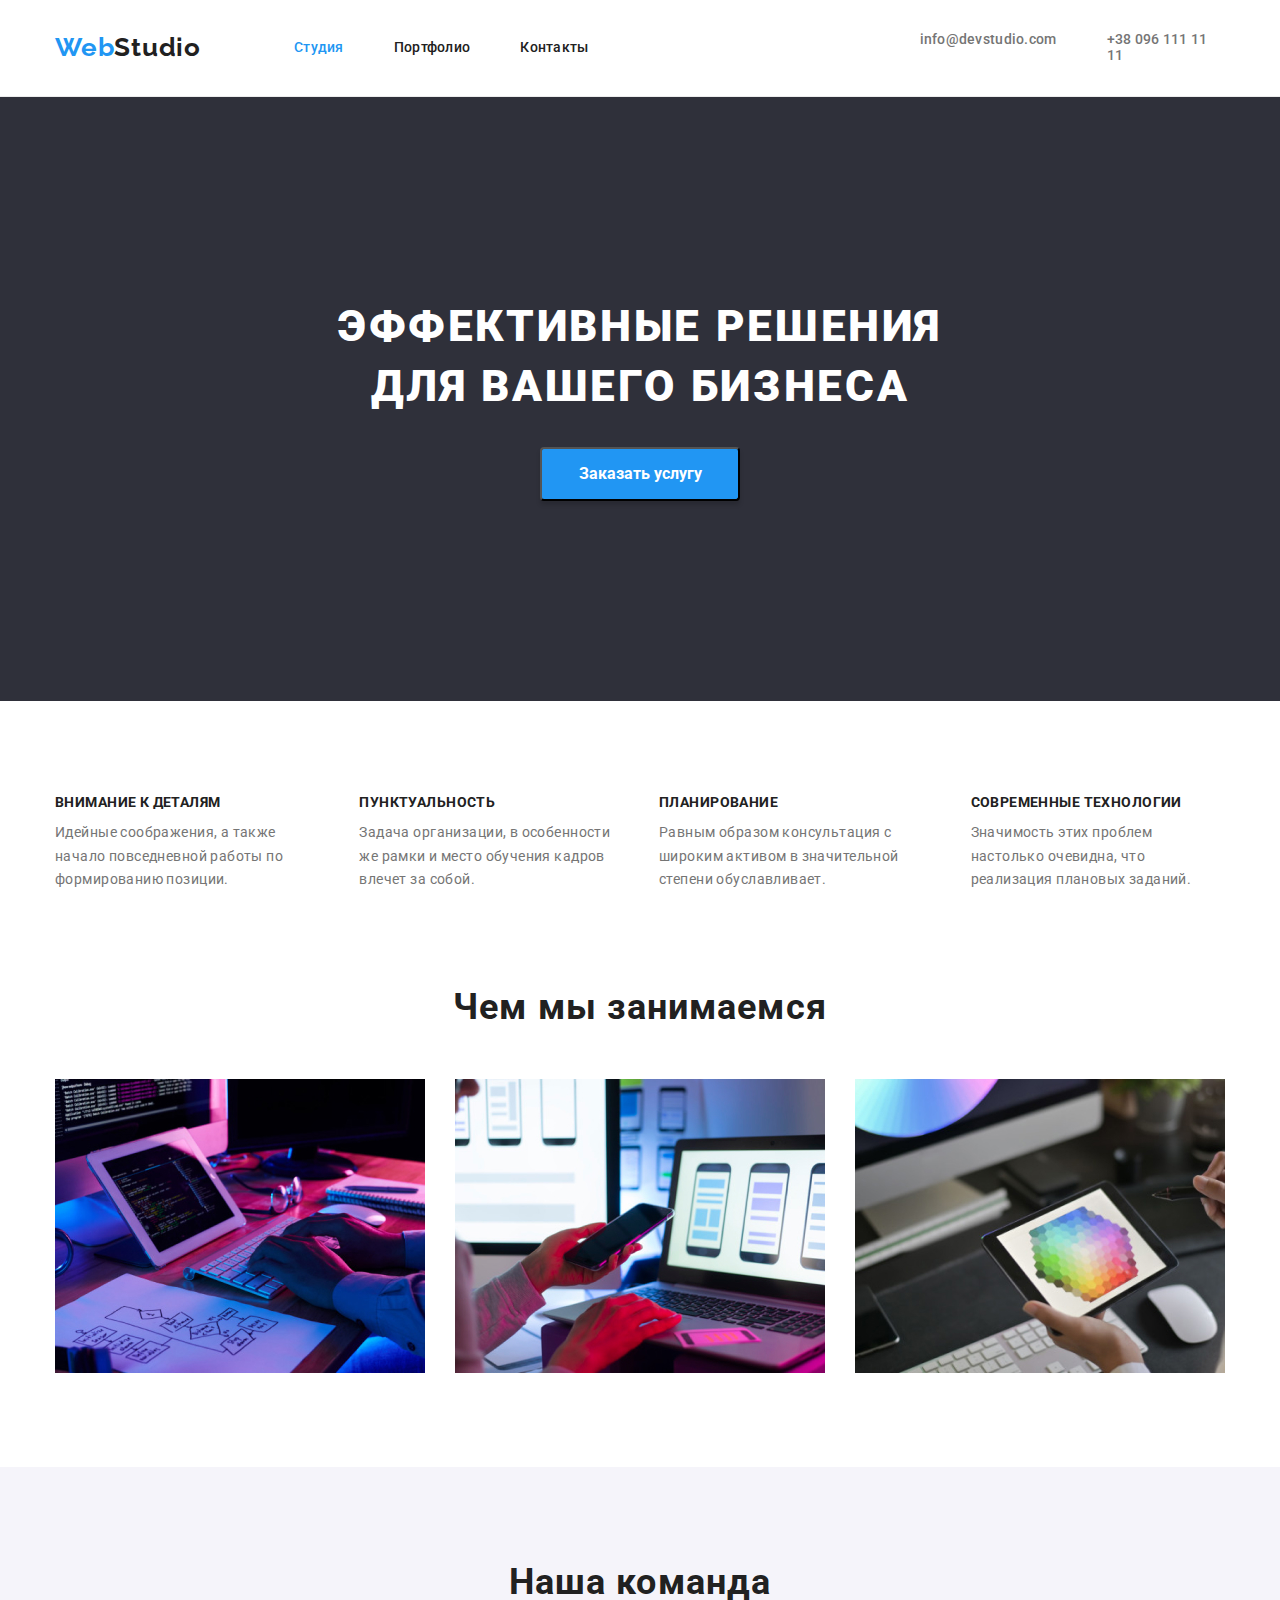
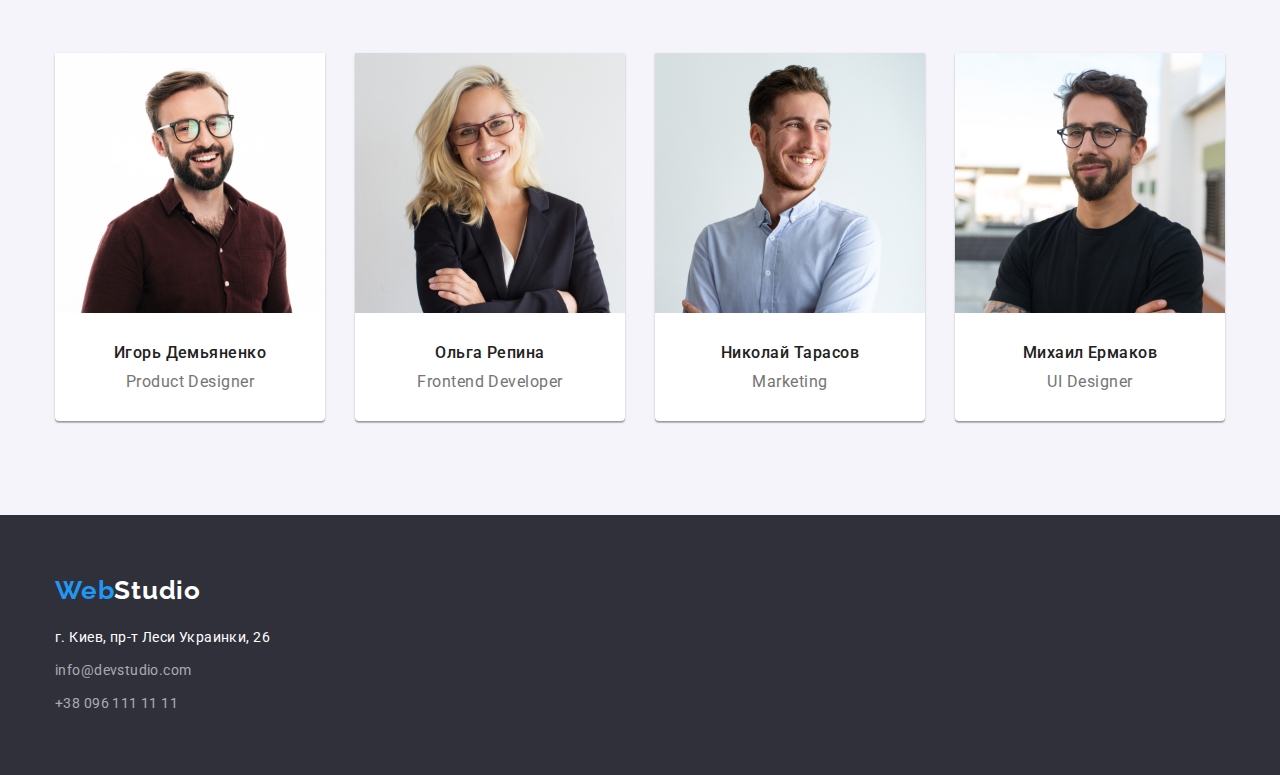
<file: index.html>
<!DOCTYPE html>
<html lang="ru">
<head>
    <meta charset="UTF-8">
    <meta http-equiv="X-UA-Compatible" content="IE=edge">
    <meta name="viewport" content="width=device-width, initial-scale=1.0">
    <title>Портфолио</title>
    <link rel="preconnect" href="https://fonts.googleapis.com">
<link rel="preconnect" href="https://fonts.gstatic.com" crossorigin>
<link href="https://fonts.googleapis.com/css2?family=Raleway:wght@700&family=Roboto:wght@400;500;700;900&display=swap"
rel="stylesheet">
    <link rel="stylesheet" href="./css/styless.css">
</head>
<body>
    <header class="header">
        <div class="container header-nav">
            <a class="logo-header link" href="/"><span class="logo-accent">Web</span>Studio</a>
        <nav class="site-nav">
            <ul class="nav-list list">
                <li class="nav-item">
                    <a class="nav-link link current" href="#">Студия</a>
                </li>
                <li class="nav-item">
                    <a class="nav-link link" href="./portfolio.html">Портфолио</a>
                </li>
                <li class="nav-item">
                    <a class="nav-link link" href="#">Контакты</a>
                </li>
            </ul>
        </nav>
        <ul class="contacts-list list">
            <li class="contacts-item">
                <a class="contacts-link link" href="mailto:info@devstudio.com">info@devstudio.com</a>
            </li>
            <li class="contacts-item">
                <a class="contacts-link link" href="tel:+380961111111">+38 096 111 11 11</a>
            </li>
        </ul>
        </div>  
    </header>
    <!--Сменная часть-->
    <main>
        <section class="hero section">
            <h1 class="hero-title">Эффективные решения для вашего бизнеса</h1>
            <button class="button" type="button">Заказать услугу</button>         
        </section>
        <section class="benefits section">
            <div class="container">
            <ul class="benefits-list list">
                <li class="benefits-item">
                    <h3 class="benefits-title">ВНИМАНИЕ К ДЕТАЛЯМ</h3>
                    <p class="benefits-text">Идейные соображения, а также начало повседневной работы по формированию позиции.</p>
                </li>
                <li class="benefits-item">
                    <h3 class="benefits-title">ПУНКТУАЛЬНОСТЬ</h3>
                    <p class="benefits-text">Задача организации, в особенности же рамки и место обучения кадров влечет за собой.</p>
                </li>
                <li class="benefits-item">
                    <h3 class="benefits-title">ПЛАНИРОВАНИЕ</h3>
                    <p class="benefits-text">Равным образом консультация с широким активом в значительной степени обуславливает.</p>
                </li>
                <li class="benefits-item">
                    <h3 class="benefits-title">СОВРЕМЕННЫЕ ТЕХНОЛОГИИ</h3>
                    <p class="benefits-text">Значимость этих проблем настолько очевидна, что реализация плановых заданий.</p>
                </li>
            </ul>
            </div>
        </section>
        <section class="works section">
            <div class="container">
                <h2 class="section-title">Чем мы занимаемся</h2>
                <ul class="works-list list">
                    <li class="works-item">
                        <img src="./images/box1.jpg" width="370" alt="Вёрстка">
                    </li>
                    <li class="works-item">
                        <img src="./images/box2.jpg" width="370" alt="Оптимизация">
                    </li>
                    <li class="works-item">
                        <img src="./images/box3.jpg" width="370" alt="Дизайн">
                    </li>
                </ul>
            </div>
        </section>
        <section class="team section">
            <div class="container">
                <h2 class="section-title">Наша команда</h2>
            <ul class="team-list list">
                <li class="team-item">
                    <div class="team-photo">
                        <img src="./images/photo1.jpg" width="270" alt="фото Игорь Демьяненко">
                    </div>
                    <div class="team-content">
                        <h3 class="team-name">Игорь Демьяненко</h3>
                        <p class="team-positoin" lang="en">
                            Product Designer
                        </p>
                    </div>
                </li>

                <li class="team-item">
                    <div class="team-photo">
                        <img src="./images/photo2.jpg" width="270" alt="фото Ольга Репина">
                    </div>
                    <div class="team-content">
                        <h3 class="team-name">Ольга Репина</h3>
                        <p class="team-positoin" lang="en">
                            Frontend Developer
                        </p>
                    </div>
                </li>

                <li class="team-item">
                    <div class="team-photo">
                        <img src="./images/photo3.jpg" width="270" alt="фото Николай Тарасов">
                    </div>
                    <div class="team-content">
                        <h3 class="team-name">Николай Тарасов</h3>
                        <p class="team-positoin" lang="en">
                            Marketing
                        </p>
                    </div>
                </li>

                <li class="team-item">
                    <div class="team-photo">
                        <img src="./images/photo4.jpg" width="270" alt="фото Михаил Ермаков">
                    </div>
                    <div class="team-content">
                        <h3 class="team-name">Михаил Ермаков</h3>
                        <p class="team-positoin" lang="en">
                            UI Designer
                        </p>
                    </div>
                </li>  
            </ul>
            </div>
        </section>
    </main>
    <footer class="footer">
        <div class="container">
            <a href="/" class="logo-footer link"><span class="logo-accent">Web</span>Studio</a>
            <address class="adress">
                <ul class="adress-list list">
                    <li class="adress-item">
                    <a class="adress-map-link link" href="#">г. Киев, пр-т Леси Украинки, 26</a>
                    </li>
                    <li class="adress-item">
                    <a class="adress-link link" href="mailto:info@devstudio.com">info@devstudio.com</a>
                    </li>
                    <li class="adress-item">
                        <a class="adress-link link" href="tel:+380961111111">+38 096 111 11 11</a>
                    </li>
                </ul>  
            </address>
        </div>
    </footer>
</body>
</html>
</file>
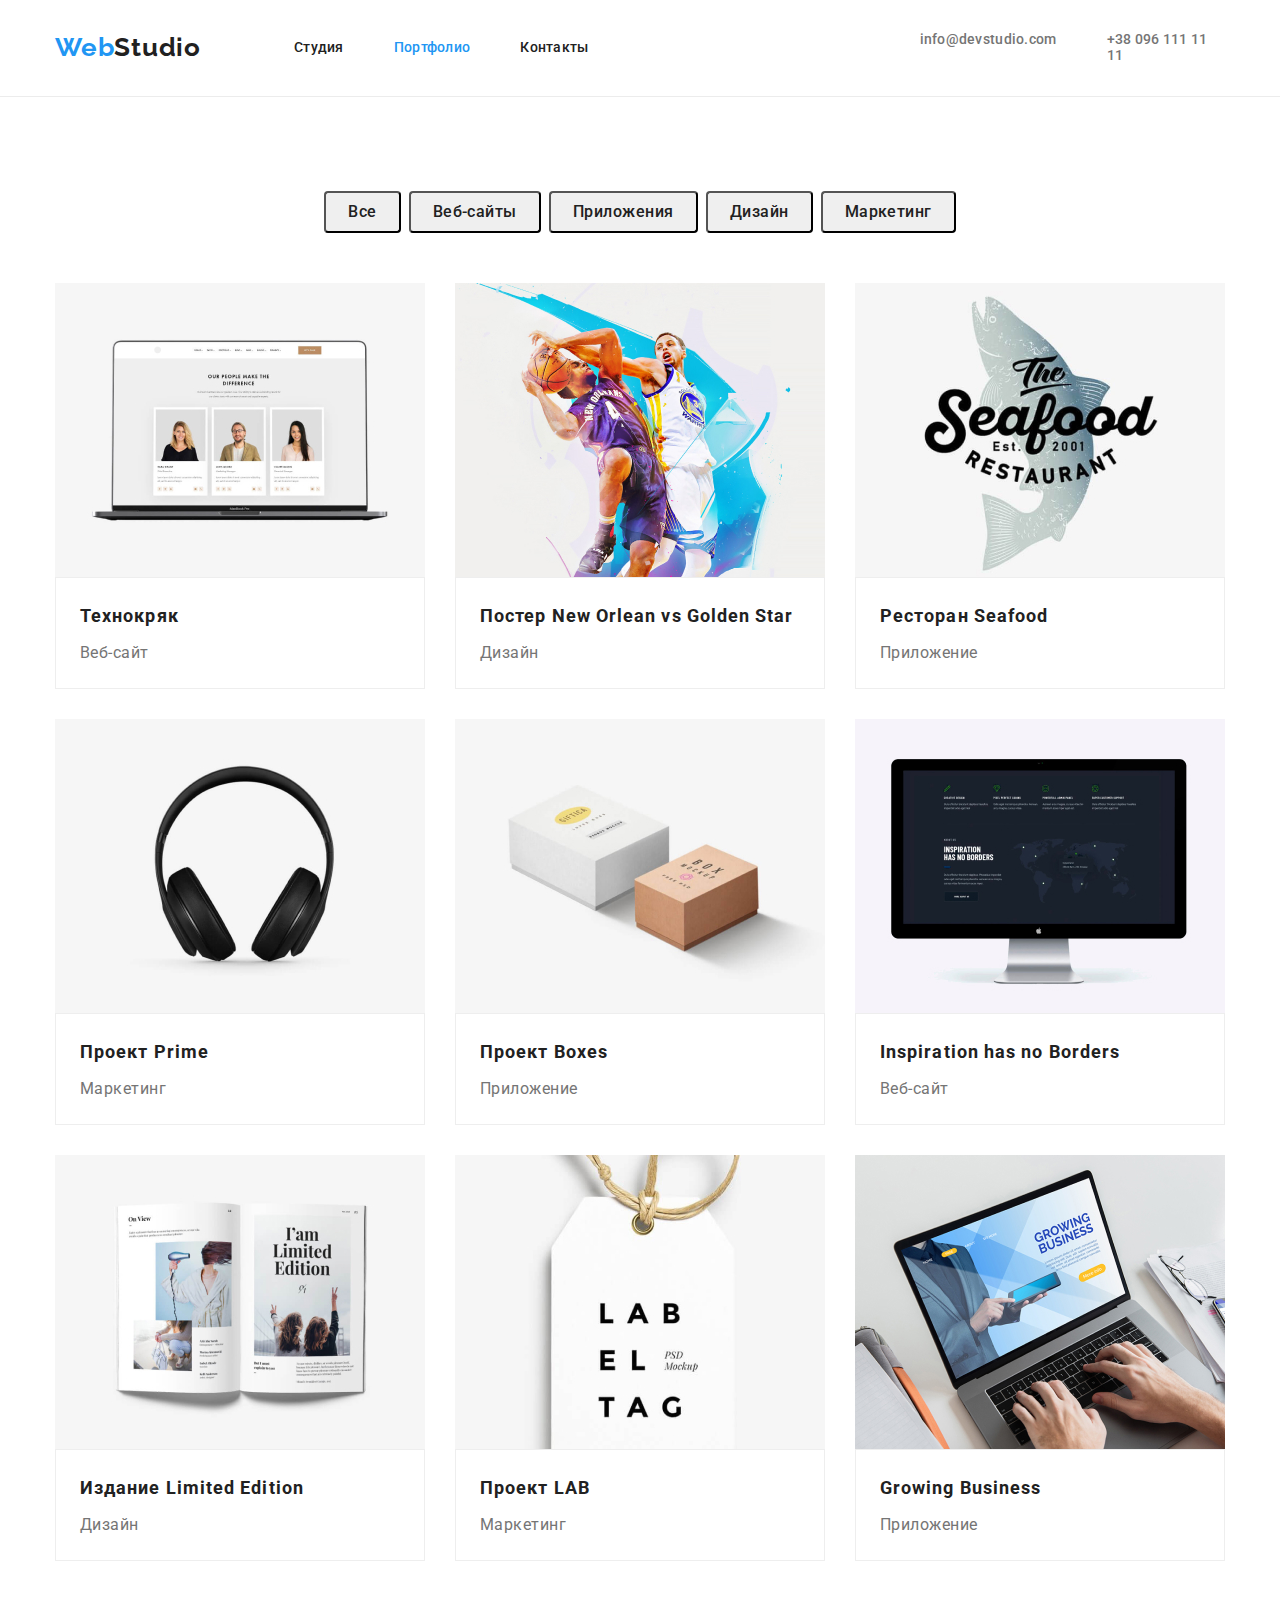
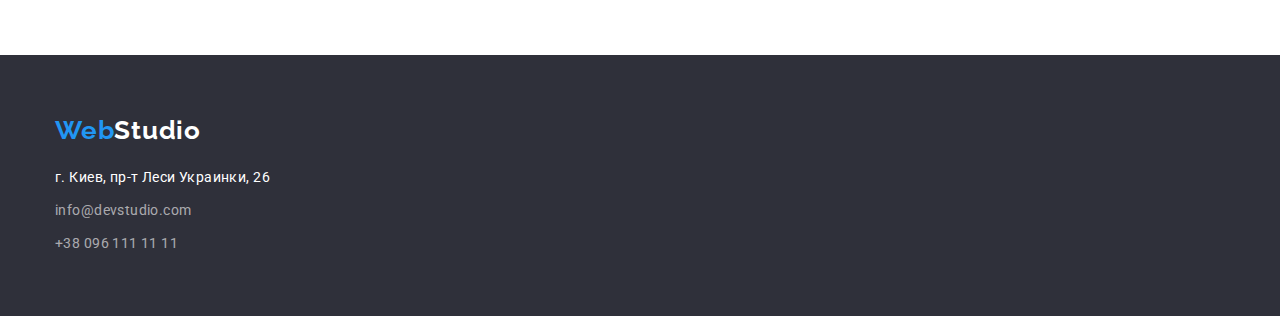
<file: portfolio.html>
<!DOCTYPE html>
<html lang="en">
<head>
    <meta charset="UTF-8">
    <meta http-equiv="X-UA-Compatible" content="IE=edge">
    <meta name="viewport" content="width=device-width, initial-scale=1.0">
    <title>Document</title>
    <link rel="preconnect" href="https://fonts.gstatic.com" crossorigin>
<link href="https://fonts.googleapis.com/css2?family=Raleway:wght@700&family=Roboto:wght@400;500;700;900&display=swap"
rel="stylesheet">
    <link rel="stylesheet" href="./css/styless.css">
</head>
<body>
    <header class="header">
        <div class="container header-nav">
            <a class="logo-header link" href="/"><span class="logo-accent">Web</span>Studio</a>
        <nav class="site-nav">
            <ul class="nav-list list">
                <li class="nav-item">
                    <a class="nav-link link" href="./index.html">Студия</a>
                </li>
                <li class="nav-item">
                    <a class="nav-link link current" href="#">Портфолио</a>
                </li>
                <li class="nav-item">
                    <a class="nav-link link" href="#">Контакты</a>
                </li>
            </ul>
        </nav>
        <ul class="contacts-list list">
            <li class="contacts-item">
                <a class="contacts-link link" href="mailto:info@devstudio.com">info@devstudio.com</a>
            </li>
            <li class="contacts-item">
                <a class="contacts-link link" href="tel:+380961111111">+38 096 111 11 11</a>
            </li>
        </ul>
        </div>  
    </header>
    <main>
        <section class="projects section">
            <div class="container">
            <ul class="projects-filter list">
                <li class="filter-item">
                    <button class="projects-button" type="button">Все</button>
                </li>
                <li class="filter-item">
                    <button class="projects-button" type="button">Веб-сайты</button>
                </li>
                <li class="filter-item">
                    <button class="projects-button" type="button">Приложения</button>
                </li>
                <li class="filter-item">
                    <button class="projects-button" type="button">Дизайн</button>
                </li>
                <li class="filter-item">
                    <button class="projects-button" type="button">Маркетинг</button>
                </li>
            </ul>
            <ul class="projects-list list">
                <li class="projects-item">
                    <div class="projects-card">
                        <img src="./images/technokryak.jpg" width="370" alt="Фото технокряк">
                    </div>
                    <div class="projects-content">
                        <h3 class="company-name">Технокряк</h3>
                        <p class="project-name">Веб-сайт</p>
                    </div>
                </li>
                <li class="projects-item">
                    <div class="projects-card">
                        <img src="./images/basketball.jpg" width="370" alt="Фото баскетболистов">
                    </div>
                    <div class="projects-content">
                        <h3 class="company-name">Постер New Orlean vs Golden Star</h3>
                        <p class="project-name">Дизайн</p>
                    </div>
                </li>
                <li class="projects-item">
                    <div class="projects-card">
                        <img src="./images/restaurant.jpg" width="370" alt="Логотип ресторана">
                    </div>
                    <div class="projects-content">
                        <h3 class="company-name">Ресторан Seafood</h3>
                        <p class="project-name">Приложение</p>
                    </div>
                </li>
                <li class="projects-item">
                    <div class="projects-card">
                        <img src="./images/headphones.jpg" width="370" alt="Наушники">
                    </div>
                    <div class="projects-content">
                        <h3 class="company-name">Проект Prime</h3>
                        <p class="project-name">Маркетинг</p>
                    </div>
                </li>
                <li class="projects-item">
                    <div class="projects-card">
                        <img src="./images/boxes.jpg" width="370" alt="Ящики">
                    </div>
                    <div class="projects-content">
                        <h3 class="company-name">Проект Boxes</h3>
                        <p class="project-name">Приложение</p>
                    </div>    
                </li>
                <li class="projects-item">
                    <div class="projects-card">
                        <img src="./images/screen.jpg" width="370" alt="Экран монитора">
                    </div>
                    <div class="projects-content">
                        <h3 class="company-name">Inspiration has no Borders</h3>
                        <p class="project-name">Веб-сайт</p>
                    </div> 
                </li>
                <li class="projects-item">
                    <div class="projects-card">
                        <img src="./images/magazine.jpg" width="370" alt="Журнал">
                    </div>
                    <div class="projects-content">
                        <h3 class="company-name">Издание Limited Edition</h3>
                        <p class="project-name">Дизайн</p>
                    </div>
                </li>
                <li class="projects-item">
                    <div class="projects-card">
                        <img src="./images/medicaltag.jpg" width="370" alt="Медицинская бирка">
                    </div>
                    <div class="projects-content">
                        <h3 class="company-name">Проект LAB</h3>
                        <p class="project-name">Маркетинг</p>
                    </div>    
                </li>
                <li class="projects-item">
                    <div class="projects-card">
                        <img src="./images/laptop.jpg" width="370" alt="Фото ноутбука">
                    </div>
                    <div class="projects-content">
                        <h3 class="company-name">Growing Business</h3>
                        <p class="project-name">Приложение</p>
                    </div>
                </li>
            </ul>
            </div>
        </section>
    
    </main>
    <footer class="footer">
        <div class="container">
            <a href="/" class="logo-footer link"><span class="logo-accent">Web</span>Studio</a>
        <address class="adress">
            <ul class="adress-list list">
                <li class="adress-item">
                    <a class="adress-map-link link" href="#">г. Киев, пр-т Леси Украинки, 26</a>
                </li>
                <li class="adress-item">
                    <a class="adress-link link" href="mailto:info@devstudio.com">info@devstudio.com</a>
                </li>
                <li class="adress-item">
                    <a class="adress-link link" href="tel:+380961111111">+38 096 111 11 11</a>
                </li>
            </ul>  
        </address>
        </div>
    </footer>
</body>
</html>
</file>
<file: css/styless.css>
html {
    box-sizing: border-box;
}

*,
*::before,
*::after {
    box-sizing: inherit;
}


:root {
    --primary-text-color: #757575;
    --title-text-color: #212121;
    --accent-color:  #2196F3;
    --primery-white-color: #FFFFFF;
    --font-family-title: 'Roboto', sans-serif;
    --additional-background-color: #2F303A;
    --team-background-color: #F5F4FA;
    --card-set-gap: 30px;

}
img {
    display: block;
    max-width: 100%;
}

.container {
    width: 1200px;
    padding: 0 15px;
    margin-left: auto;
    margin-right: auto;
}
body {
margin: 0;
background-color: var(--primery-white-color);
color: var(--primary-text-color);
font-family: var(--font-family-title);
}

/* Header */
.header {
    border-bottom: 1px solid #ECECEC;
}
.section {
    padding-top: 94px;
    padding-bottom: 94px;
}

.header-nav {
    display: flex;
    align-items: center;
    
}
.logo-header {
    color: var(--title-text-color);
    font-family: 'Raleway', sans-serif;
    font-weight: 700;
    font-size: 26px;
    line-height: 1.19;
    letter-spacing: 0.03em;
}
.logo-accent {
    color: var(--accent-color);
}

.site-nav {
    margin-left: 93px;
    margin-right: 331px;
}
.nav-list {
    display: flex;    
}

.nav-item {
    padding-top: 32px;
    padding-bottom: 32px;
}

.nav-item:not(:last-child) {
    margin-right: 50px;
    
}
.nav-link {
    display: block;
    

    color: var(--title-text-color);
    font-weight: 500;
    font-size: 14px;
    line-height: 1.14px;
    letter-spacing: 0.02em;
}
.nav-link:hover,
.nav-link:focus {
    color: var(--accent-color);
}
.current {
    color: var(--accent-color);
}

.contacts-list {
    display: flex;
}

.contacts-item:not(:last-child) {
    margin-right: 50px;
}
.contacts-link {
    display: block;
    padding-top: 32px;
    padding-bottom: 32px;

    color: var(--primary-text-color);
    font-weight: 500;
    font-size: 14px;
    line-height: 1.14;
    letter-spacing: 0.02em;
}    

.contacts-link:hover,
.contacts-link:focus {
    color: var(--accent-color);
}
.list {
    margin: 0;
    padding: 0;
    list-style-type: none;
}
.link {
    text-decoration-line: none;
}
.link:hover,
.link:focus {
    text-decoration-line: underline;
    text-decoration-line: var(--accent-color);
}

/* section Hero*/
.hero {
    background-color: var(--additional-background-color);
    text-align: center;
    padding: 200px 0;

}
.hero-title {
    margin-top: 0;
    margin-bottom: 30px;
    margin-right: auto;
    margin-left: auto;
    
    color: var(--primery-white-color);
    font-weight: 900;
    font-size: 44px;
    max-width: 696px;
    line-height: 1.36;
    letter-spacing: 0.06em;
    text-align: center;
    text-transform: uppercase;
}
  
.button {
    border-radius: 4px;
    box-shadow: 0px 4px 4px rgba(0, 0, 0, 0.15);
    padding: 10px 32px;
    min-width: 200px;
    

    color: var(--primery-white-color);
    background-color: var(--accent-color);
    font-family: inherit;
    font-weight: 700;
    font-size: 16px;
    line-height: 1.88;
    text-align: center;
    cursor: pointer;
    }
.button:hover,
.button:focus {
background-color: #188ce8;
}

/* section benefits*/
.benefits-list {
    display: flex;
    align-items: center;
    
}
.benefits-item {
    width: calc((100%-3*var(--card-set-gap))/4);
}
.benefits-item:not(:first-child) {
    margin-left: var(--card-set-gap);
}
.benefits-title {
    margin-top: 0;
    margin-bottom: 10px;
    font-weight: 700;
    font-size: 14px;
    line-height: 1.14;
    letter-spacing: 0.03em;
    color: var(--title-text-color);
    }

.benefits-text {
    margin-top: 0;
    margin-bottom: 0;
    font-size: 14px;
    line-height: 1.71;
    letter-spacing: 0.03em;
    }

.section-title {

    margin-top: 0;
    margin-bottom: 50px;
    color: var(--title-text-color);
    font-weight: 700;
    font-size: 36px;
    line-height: 1.17;
    text-align: center;
    letter-spacing: 0.03em;
}
/*section Works*/
.works {
padding-top: 0;
}
.works-list {
    display: flex;
}
.works-item:not(:last-child) {
    width: 370px;
    margin-right: var(--card-set-gap);
}

/* Team */
.team {
    background-color: var(--team-background-color);
}

.team-list {
    display: flex;
}

.team-item {
    background: var(--primery-white-color);
    box-shadow: 0px 1px 3px rgba(0, 0, 0, 0.12), 0px 1px 1px rgba(0, 0, 0, 0.14), 0px 2px 1px rgba(0, 0, 0, 0.2);
    border-radius: 0px 0px 4px 4px;
    padding-top: 0;
    padding-bottom: var(--card-set-gap);
}

.team-item:not(:last-child) {
    flex-basis: 270px;
    margin-right: var(--card-set-gap);   
}

.team-name {
    margin-top: var(--card-set-gap);
    margin-bottom: 10px;
    font-weight: 500;
    font-size: 16px;
    line-height: 1.19;
    text-align: center;
    letter-spacing: 0.03em;
    color: var(--title-text-color);
}
.team-positoin {
    margin-top: 0;
    margin-bottom: 0;

    font-weight: 400;
    font-size: 16px;
    text-align: center;
    line-height: 1.19;
    letter-spacing: 0.03em;
}
/* Footer */
.footer {
    background-color: var(--additional-background-color);
    padding: 60px 0;
}
.adress {
    margin-top: 20px;

    font-style: normal;
}
.logo-footer {
    color: var(--primery-white-color);
    font-family: 'Raleway', sans-serif;
    font-weight: 700;
    font-size: 26px;
    line-height: 1.19;
    letter-spacing: 0.03em;
}

.adress-item:not(:last-child) {
    margin-bottom: 9px;
}
.adress-map-link {
    color: var(--primery-white-color);
    font-size: 14px;
    line-height: 1.71;
    letter-spacing: 0.03em;
}
.adress-link {
    color: rgba(255, 255, 255, 0.6);
    font-size: 14px;
    line-height: 1.71;
    letter-spacing: 0.03em;
}
.adress-map-link:hover,
.adress-map-link:focus, 
.adress-link:hover,
.adress-link:focus {
    color: var(--accent-color);
}

/* Potfolio */
.projects-button {
    padding: 6px 22px;

    border-radius: 4px;
    font-family: inherit;
    font-weight: 500;
    font-size: 16px;
    line-height: 1.62;
    text-align: center;
    letter-spacing: 0.03em;
    color: var(--title-text-color);
    cursor: pointer;
}

.projects-button:hover,
.projects-button:focus {
    background-color: var(--accent-color);
    color: var(--primery-white-color);
}

.projects-filter {
    display: flex;
    margin-bottom: 50px;
    justify-content: center;
}

.filter-item:not(:last-child) {
    margin-right: 8px;
}

.projects-list {
    display: flex;
    flex-wrap: wrap;
}
.projects-item {
    width: 370px;
    margin-right: var(--card-set-gap);
    margin-bottom: var(--card-set-gap);
}

.projects-item:nth-child(3n) {
    margin-right: 0;
}

.projects-item:nth-last-child(-n+3) {
    margin-bottom: 0;
}

.projects-content {
padding: 20px 24px;
border: 1px solid #EEEEEE;
}

.company-name {
    margin-top: 0;
    margin-bottom: 0;
    font-weight: 700;
    font-size: 18px;
    line-height: 2;
    letter-spacing: 0.06em;
    color: var(--title-text-color);
}

.project-name {
    margin-top: 4px;
    margin-bottom: 0;
    font-size: 16px;
    line-height: 1.88;
    letter-spacing: 0.03em;
}
</file>
